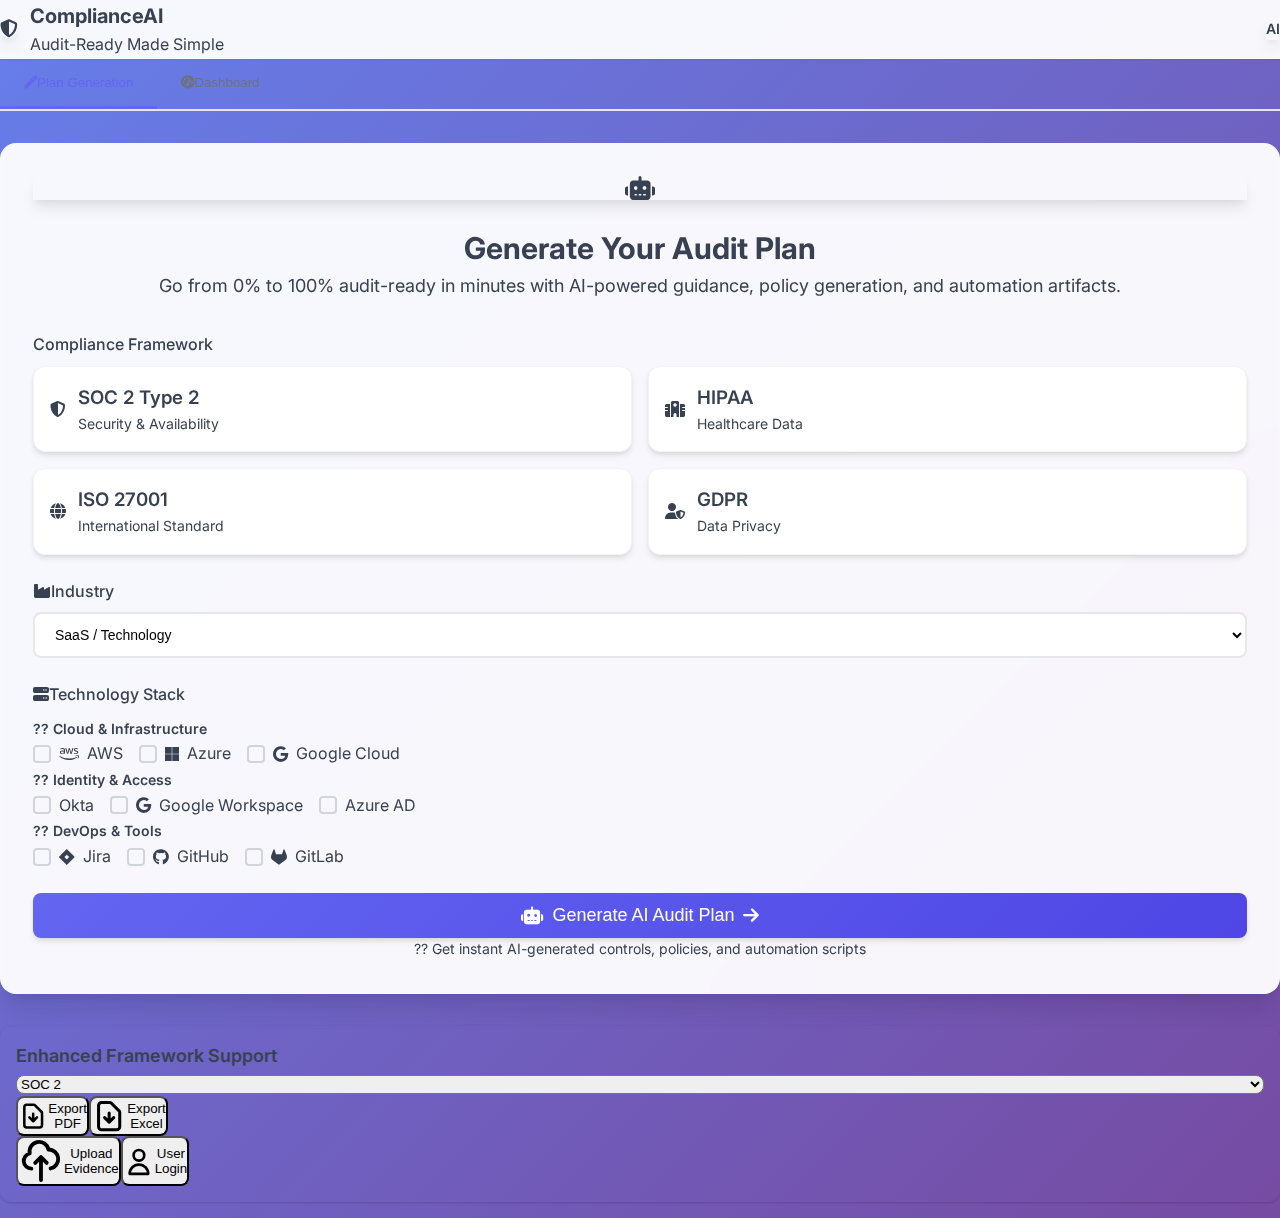
<file: compliance-platform-opensource/index.html>
<!DOCTYPE html>
<html lang="en">
<head>
    <meta charset="UTF-8">
    <meta name="viewport" content="width=device-width, initial-scale=1.0">
    <title>AI Compliance Platform | Audit-Ready Made Simple</title>
    <link href="./css/tailwind.css" rel="stylesheet">
    <link href="https://cdnjs.cloudflare.com/ajax/libs/font-awesome/6.4.0/css/all.min.css" rel="stylesheet">
    <link href="https://fonts.googleapis.com/css2?family=Inter:wght@300;400;500;600;700&display=swap" rel="stylesheet">
</head>
<body class="min-h-screen">
    <!-- Enhanced Navigation -->
    <nav class="navbar fixed top-0 w-full z-50">
        <div class="max-w-7xl mx-auto px-6 py-4">
            <div class="flex items-center justify-between">
                <div class="flex items-center gap-3">
                    <div class="w-10 h-10 bg-gradient-to-br from-blue-500 to-purple-600 rounded-lg flex items-center justify-center shadow-lg">
                        <i class="fas fa-shield-alt text-white text-lg"></i>
                    </div>
                    <div>
                        <h1 class="text-xl font-bold bg-gradient-to-r from-blue-600 to-purple-600 bg-clip-text text-transparent">ComplianceAI</h1>
                        <p class="text-xs text-gray-500">Audit-Ready Made Simple</p>
                    </div>
                </div>
                <div class="flex items-center gap-4">
                    <div class="hidden md:flex items-center gap-6">
                        <span class="text-sm text-gray-600"><i class="fas fa-bolt text-yellow-500 mr-1"></i>AI-Powered</span>
                        <span class="text-sm text-gray-600"><i class="fas fa-lock text-green-500 mr-1"></i>Secure</span>
                    </div>
                    <div class="w-8 h-8 bg-gradient-to-br from-blue-500 to-purple-600 rounded-full flex items-center justify-center text-white text-sm font-semibold shadow-lg">
                        AI
                    </div>
                </div>
            </div>
        </div>
    </nav>

    <!-- Main Content -->
    <div class="pt-20 pb-12 px-4">
        <div class="max-w-7xl mx-auto">
            <!-- Tabs Navigation -->
            <div class="tabs mb-8">
                <button id="tab-intake" class="tab active">
                    <i class="fas fa-magic mr-2"></i>Plan Generation
                </button>
                <button id="tab-dashboard" class="tab">
                    <i class="fas fa-tachometer-alt mr-2"></i>Dashboard
                </button>
                <button id="tab-controls" class="tab" style="display: none;">
                    <i class="fas fa-cog mr-2"></i>Control Details
                </button>
            </div>

            <!-- Tab Content -->
            <div id="tab-content">
                <!-- Intake Tab -->
                <div id="content-intake" class="tab-content active">
                    <div class="main-container p-8 mb-8">
                        <div class="text-center mb-8">
                            <div class="w-20 h-20 bg-gradient-to-br from-blue-500 to-purple-600 rounded-2xl flex items-center justify-center mx-auto mb-6 shadow-lg">
                                <i class="fas fa-robot text-white text-2xl"></i>
                            </div>
                            <h2 class="text-3xl font-bold text-gray-900 mb-3">Generate Your Audit Plan</h2>
                            <p class="text-lg text-gray-600 max-w-2xl mx-auto">
                                Go from 0% to 100% audit-ready in minutes with AI-powered guidance, policy generation, and automation artifacts.
                            </p>
                        </div>

                        <form id="audit-form" class="max-w-2xl mx-auto space-y-8">
                            <!-- Framework Selection -->
                            <div class="form-group">
                                <label class="form-label">
                                    <i class="fas fa-framework mr-2 text-blue-500"></i>Compliance Framework
                                </label>
                                <div class="grid grid-cols-2 gap-4">
                                    <div class="card p-4 cursor-pointer framework-option" data-value="SOC 2 Type 2">
                                        <div class="flex items-center gap-3">
                                            <div class="w-10 h-10 bg-blue-100 rounded-lg flex items-center justify-center">
                                                <i class="fas fa-shield-alt text-blue-600"></i>
                                            </div>
                                            <div>
                                                <h3 class="font-semibold text-gray-900">SOC 2 Type 2</h3>
                                                <p class="text-sm text-gray-500">Security & Availability</p>
                                            </div>
                                        </div>
                                    </div>
                                    <div class="card p-4 cursor-pointer framework-option" data-value="HIPAA">
                                        <div class="flex items-center gap-3">
                                            <div class="w-10 h-10 bg-green-100 rounded-lg flex items-center justify-center">
                                                <i class="fas fa-hospital text-green-600"></i>
                                            </div>
                                            <div>
                                                <h3 class="font-semibold text-gray-900">HIPAA</h3>
                                                <p class="text-sm text-gray-500">Healthcare Data</p>
                                            </div>
                                        </div>
                                    </div>
                                    <div class="card p-4 cursor-pointer framework-option" data-value="ISO 27001">
                                        <div class="flex items-center gap-3">
                                            <div class="w-10 h-10 bg-purple-100 rounded-lg flex items-center justify-center">
                                                <i class="fas fa-globe text-purple-600"></i>
                                            </div>
                                            <div>
                                                <h3 class="font-semibold text-gray-900">ISO 27001</h3>
                                                <p class="text-sm text-gray-500">International Standard</p>
                                            </div>
                                        </div>
                                    </div>
                                    <div class="card p-4 cursor-pointer framework-option" data-value="GDPR">
                                        <div class="flex items-center gap-3">
                                            <div class="w-10 h-10 bg-red-100 rounded-lg flex items-center justify-center">
                                                <i class="fas fa-user-shield text-red-600"></i>
                                            </div>
                                            <div>
                                                <h3 class="font-semibold text-gray-900">GDPR</h3>
                                                <p class="text-sm text-gray-500">Data Privacy</p>
                                            </div>
                                        </div>
                                    </div>
                                </div>
                                <input type="hidden" id="framework" name="framework" value="SOC 2 Type 2">
                            </div>

                            <!-- Industry Selection -->
                            <div class="form-group">
                                <label class="form-label">
                                    <i class="fas fa-industry mr-2 text-green-500"></i>Industry
                                </label>
                                <select id="industry" name="industry" class="form-select">
                                    <option value="SaaS">SaaS / Technology</option>
                                    <option value="Healthcare">Healthcare</option>
                                    <option value="Fintech">Fintech / Financial Services</option>
                                    <option value="E-commerce">E-commerce</option>
                                    <option value="Education">Education</option>
                                </select>
                            </div>

                            <!-- Tech Stack Selection -->
                            <div class="form-group">
                                <label class="form-label">
                                    <i class="fas fa-server mr-2 text-purple-500"></i>Technology Stack
                                </label>
                                <div class="space-y-6">
                                    <!-- Cloud/Infrastructure -->
                                    <div>
                                        <label class="block text-sm font-semibold text-gray-700 mb-3">?? Cloud & Infrastructure</label>
                                        <div class="checkbox-group">
                                            <label class="checkbox-item">
                                                <input type="checkbox" name="techStack" value="AWS">
                                                <span class="flex items-center gap-2">
                                                    <i class="fab fa-aws text-orange-500"></i>
                                                    AWS
                                                </span>
                                            </label>
                                            <label class="checkbox-item">
                                                <input type="checkbox" name="techStack" value="Azure">
                                                <span class="flex items-center gap-2">
                                                    <i class="fab fa-microsoft text-blue-500"></i>
                                                    Azure
                                                </span>
                                            </label>
                                            <label class="checkbox-item">
                                                <input type="checkbox" name="techStack" value="GCP">
                                                <span class="flex items-center gap-2">
                                                    <i class="fab fa-google text-red-500"></i>
                                                    Google Cloud
                                                </span>
                                            </label>
                                        </div>
                                    </div>

                                    <!-- Identity -->
                                    <div>
                                        <label class="block text-sm font-semibold text-gray-700 mb-3">?? Identity & Access</label>
                                        <div class="checkbox-group">
                                            <label class="checkbox-item">
                                                <input type="checkbox" name="techStack" value="Okta">
                                                <span>Okta</span>
                                            </label>
                                            <label class="checkbox-item">
                                                <input type="checkbox" name="techStack" value="Google Workspace">
                                                <span class="flex items-center gap-2">
                                                    <i class="fab fa-google text-blue-500"></i>
                                                    Google Workspace
                                                </span>
                                            </label>
                                            <label class="checkbox-item">
                                                <input type="checkbox" name="techStack" value="Azure AD">
                                                <span>Azure AD</span>
                                            </label>
                                        </div>
                                    </div>

                                    <!-- DevOps -->
                                    <div>
                                        <label class="block text-sm font-semibold text-gray-700 mb-3">?? DevOps & Tools</label>
                                        <div class="checkbox-group">
                                            <label class="checkbox-item">
                                                <input type="checkbox" name="techStack" value="Jira">
                                                <span class="flex items-center gap-2">
                                                    <i class="fab fa-jira text-blue-500"></i>
                                                    Jira
                                                </span>
                                            </label>
                                            <label class="checkbox-item">
                                                <input type="checkbox" name="techStack" value="GitHub">
                                                <span class="flex items-center gap-2">
                                                    <i class="fab fa-github text-gray-800"></i>
                                                    GitHub
                                                </span>
                                            </label>
                                            <label class="checkbox-item">
                                                <input type="checkbox" name="techStack" value="GitLab">
                                                <span class="flex items-center gap-2">
                                                    <i class="fab fa-gitlab text-orange-500"></i>
                                                    GitLab
                                                </span>
                                            </label>
                                        </div>
                                    </div>
                                </div>
                            </div>

                            <!-- Generate Button -->
                            <div class="pt-6">
                                <button type="submit" class="btn btn-primary w-full py-4 text-lg">
                                    <i class="fas fa-robot mr-2"></i>
                                    Generate AI Audit Plan
                                    <i class="fas fa-arrow-right ml-2"></i>
                                </button>
                                <p class="text-center text-sm text-gray-500 mt-3">
                                    ?? Get instant AI-generated controls, policies, and automation scripts
                                </p>
                            </div>
                        </form>
                    </div>
                </div>

                <!-- Dashboard Tab -->
                <div id="content-dashboard" class="tab-content hidden">
                    <!-- Stats Cards -->
                    <div class="grid grid-cols-1 md:grid-cols-4 gap-6 mb-8">
                        <div class="stat-card">
                            <div class="flex items-center justify-between">
                                <div>
                                    <p class="text-blue-100 text-sm">Total Controls</p>
                                    <p id="total-controls" class="text-3xl font-bold mt-1">0</p>
                                </div>
                                <div class="icon">
                                    <i class="fas fa-list-check"></i>
                                </div>
                            </div>
                        </div>
                        <div class="stat-card" style="background: linear-gradient(135deg, #f093fb 0%, #f5576c 100%);">
                            <div class="flex items-center justify-between">
                                <div>
                                    <p class="text-pink-100 text-sm">High Risk</p>
                                    <p id="high-risk-count" class="text-3xl font-bold mt-1">0</p>
                                </div>
                                <div class="icon">
                                    <i class="fas fa-exclamation-triangle"></i>
                                </div>
                            </div>
                        </div>
                        <div class="stat-card" style="background: linear-gradient(135deg, #4facfe 0%, #00f2fe 100%);">
                            <div class="flex items-center justify-between">
                                <div>
                                    <p class="text-cyan-100 text-sm">In Progress</p>
                                    <p id="inprogress-count" class="text-3xl font-bold mt-1">0</p>
                                </div>
                                <div class="icon">
                                    <i class="fas fa-clock"></i>
                                </div>
                            </div>
                        </div>
                        <div class="stat-card" style="background: linear-gradient(135deg, #43e97b 0%, #38f9d7 100%);">
                            <div class="flex items-center justify-between">
                                <div>
                                    <p class="text-green-100 text-sm">Completed</p>
                                    <p id="completed-count" class="text-3xl font-bold mt-1">0</p>
                                </div>
                                <div class="icon">
                                    <i class="fas fa-check-circle"></i>
                                </div>
                            </div>
                        </div>
                    </div>

                    <!-- Filters and Controls Table -->
                    <div class="main-container p-6">
                        <div class="flex flex-col lg:flex-row lg:items-center lg:justify-between gap-4 mb-6">
                            <h3 class="text-xl font-bold text-gray-900">Controls Dashboard</h3>
                            <div class="flex flex-wrap gap-3">
                                <select id="filter-status" class="form-select w-auto">
                                    <option value="">All Status</option>
                                    <option value="Not Started">Not Started</option>
                                    <option value="In Progress">In Progress</option>
                                    <option value="Pending Review">Pending Review</option>
                                    <option value="Approved">Approved</option>
                                </select>
                                <select id="filter-risk" class="form-select w-auto">
                                    <option value="">All Risk</option>
                                    <option value="High">High</option>
                                    <option value="Medium">Medium</option>
                                    <option value="Low">Low</option>
                                </select>
                                <select id="filter-type" class="form-select w-auto">
                                    <option value="">All Types</option>
                                    <option value="Automatic">Automatic</option>
                                    <option value="Manual">Manual</option>
                                    <option value="Hybrid">Hybrid</option>
                                </select>
                                <div class="relative">
                                    <input type="text" id="search-controls" placeholder="Search controls..." class="form-input pl-10 w-64">
                                    <i class="fas fa-search absolute left-3 top-1/2 transform -translate-y-1/2 text-gray-400"></i>
                                </div>
                            </div>
                        </div>

                        <div class="table-container">
                            <table class="table">
                                <thead>
                                    <tr>
                                        <th>Control ID</th>
                                        <th>Description</th>
                                        <th>Status</th>
                                        <th>Risk</th>
                                        <th>Type</th>
                                        <th>Actions</th>
                                    </tr>
                                </thead>
                                <tbody id="controls-table-body">
                                    <!-- Controls will be populated here -->
                                </tbody>
                            </table>
                        </div>
                    </div>
                </div>

                <!-- Control View Tab -->
                <div id="content-controls" class="tab-content hidden">
                    <div class="main-container p-6">
                        <div class="flex items-center justify-between mb-6">
                            <div>
                                <h3 id="control-view-title" class="text-2xl font-bold text-gray-900">Control Details</h3>
                                <p class="text-gray-600" id="control-subtitle">Detailed view and management</p>
                            </div>
                            <button id="close-control-view" class="btn btn-outline">
                                <i class="fas fa-arrow-left mr-2"></i>Back to Dashboard
                            </button>
                        </div>

                        <div class="grid grid-cols-1 xl:grid-cols-3 gap-8">
                            <!-- Main Content -->
                            <div class="xl:col-span-2 space-y-6">
                                <!-- Control Overview Card -->
                                <div class="card p-6">
                                    <h4 class="text-lg font-semibold text-gray-900 mb-4">Control Overview</h4>
                                    <div class="grid grid-cols-2 md:grid-cols-4 gap-4">
                                        <div class="text-center p-4 bg-blue-50 rounded-lg">
                                            <p class="text-sm text-blue-600 font-medium">Control ID</p>
                                            <p id="control-id" class="text-lg font-bold text-gray-900">-</p>
                                        </div>
                                        <div class="text-center p-4 bg-green-50 rounded-lg">
                                            <p class="text-sm text-green-600 font-medium">Control Area</p>
                                            <p id="control-area" class="text-lg font-bold text-gray-900">-</p>
                                        </div>
                                        <div class="text-center p-4 bg-purple-50 rounded-lg">
                                            <p class="text-sm text-purple-600 font-medium">Type</p>
                                            <p id="control-type" class="text-lg font-bold text-gray-900">-</p>
                                        </div>
                                        <div class="text-center p-4 bg-red-50 rounded-lg">
                                            <p class="text-sm text-red-600 font-medium">Risk Rating</p>
                                            <p id="control-risk-rating" class="text-lg font-bold text-gray-900">-</p>
                                        </div>
                                    </div>
                                </div>

                                <!-- Description & Risk Card -->
                                <div class="card p-6">
                                    <h4 class="text-lg font-semibold text-gray-900 mb-4">Description & Risk</h4>
                                    <div class="space-y-4">
                                        <div>
                                            <p class="text-sm font-medium text-gray-700 mb-2">Control Description</p>
                                            <p id="control-description" class="text-gray-600 bg-gray-50 p-3 rounded-lg">-</p>
                                        </div>
                                        <div>
                                            <p class="text-sm font-medium text-gray-700 mb-2">Risk Description</p>
                                            <p id="control-risk" class="text-gray-600 bg-gray-50 p-3 rounded-lg">-</p>
                                        </div>
                                    </div>
                                </div>

                                <!-- Testing Procedures Card -->
                                <div class="card p-6">
                                    <h4 class="text-lg font-semibold text-gray-900 mb-4">Testing Procedures</h4>
                                    <div class="space-y-6">
                                        <div>
                                            <h5 class="font-medium text-gray-900 mb-3 flex items-center gap-2">
                                                <i class="fas fa-pencil-alt text-blue-500"></i>Test of Design
                                            </h5>
                                            <div id="test-of-design" class="space-y-3">
                                                <!-- Content will be populated -->
                                            </div>
                                        </div>
                                        <div>
                                            <h5 class="font-medium text-gray-900 mb-3 flex items-center gap-2">
                                                <i class="fas fa-check-circle text-green-500"></i>Test of Effectiveness
                                            </h5>
                                            <div id="test-of-effectiveness" class="space-y-3">
                                                <!-- Content will be populated -->
                                            </div>
                                        </div>
                                    </div>
                                </div>

                                <!-- Automation Artifacts Card -->
                                <div id="custom-testing-section" class="card p-6">
                                    <h4 class="text-lg font-semibold text-gray-900 mb-4 flex items-center gap-2">
                                        <i class="fas fa-bolt text-yellow-500"></i>Automation Artifacts
                                    </h4>
                                    <div id="custom-testing-steps" class="space-y-4">
                                        <!-- Content will be populated -->
                                    </div>
                                </div>
                            </div>

                            <!-- Sidebar -->
                            <div class="space-y-6">
                                <!-- Workflow Card -->
                                <div class="card p-6">
                                    <h4 class="text-lg font-semibold text-gray-900 mb-4 flex items-center gap-2">
                                        <i class="fas fa-tasks text-blue-500"></i>Workflow
                                    </h4>
                                    <div class="space-y-4">
                                        <div>
                                            <label class="form-label">Status</label>
                                            <select id="control-status" class="form-select">
                                                <option value="Not Started">Not Started</option>
                                                <option value="In Progress">In Progress</option>
                                                <option value="Pending Review">Pending Review</option>
                                                <option value="Approved">Approved</option>
                                            </select>
                                        </div>
                                        <div id="workflow-buttons" class="space-y-2">
                                            <!-- Buttons will be populated based on status -->
                                        </div>
                                    </div>
                                </div>

                                <!-- AI Helper Card -->
                                <div class="card p-6">
                                    <h4 class="text-lg font-semibold text-gray-900 mb-4 flex items-center gap-2">
                                        <i class="fas fa-robot text-purple-500"></i>AI Helper
                                    </h4>
                                    <div class="space-y-3">
                                        <button id="generate-policy" class="btn btn-primary w-full">
                                            <i class="fas fa-file-contract mr-2"></i>Generate Policy
                                        </button>
                                        <button id="generate-procedure" class="btn btn-success w-full">
                                            <i class="fas fa-tasks mr-2"></i>Generate Procedure
                                        </button>
                                    </div>
                                </div>

                                <!-- Linked Documents Card -->
                                <div class="card p-6">
                                    <h4 class="text-lg font-semibold text-gray-900 mb-4 flex items-center gap-2">
                                        <i class="fas fa-link text-green-500"></i>Linked Documents
                                    </h4>
                                    <div id="linked-documents" class="space-y-2">
                                        <p class="text-sm text-gray-500 text-center py-4">No documents linked yet</p>
                                    </div>
                                </div>
                            </div>
                        </div>
                    </div>
                </div>
            </div>
        </div>
    </div>

    <!-- Enhanced Modals -->
    <div id="policy-modal" class="modal-overlay hidden">
        <div class="modal-content w-11/12 md:w-3/4 lg:w-2/3 xl:w-1/2">
            <div class="p-6">
                <div class="flex items-center justify-between mb-4">
                    <h3 id="policy-modal-title" class="text-xl font-bold text-gray-900">Generated Document</h3>
                    <button id="close-policy-modal" class="text-gray-400 hover:text-gray-600 text-xl">
                        <i class="fas fa-times"></i>
                    </button>
                </div>
                <div class="mb-4">
                    <div id="policy-content" contenteditable="true" class="form-textarea min-h-96 resize-vertical"></div>
                </div>
                <div class="flex justify-end gap-3">
                    <button id="cancel-policy" class="btn btn-outline">Cancel</button>
                    <button id="save-policy" class="btn btn-primary">
                        <i class="fas fa-save mr-2"></i>Save & Link to Control
                    </button>
                </div>
            </div>
        </div>
    </div>

    <!-- Enhanced Loading Spinner -->
    <div id="loading-spinner" class="modal-overlay hidden">
        <div class="modal-content w-auto p-8">
            <div class="flex items-center gap-4">
                <div class="loading-spinner"></div>
                <div>
                    <p class="font-semibold text-gray-900">Generating your audit plan</p>
                    <p class="text-sm text-gray-600">AI is working its magic...</p>
                </div>
            </div>
        </div>
    </div>

    <script src="./js/app.js"></script>
<!-- Phase 2 Enhancement Components -->
<div id="loginModal" class="hidden fixed inset-0 bg-gray-600 bg-opacity-50 overflow-y-auto h-full w-full z-50">
    <div class="relative top-20 mx-auto p-5 border w-96 shadow-lg rounded-md bg-white">
        <div class="mt-3 text-center">
            <h3 class="text-lg font-medium text-gray-900">Login to Compliance Platform</h3>
            <div class="mt-4">
                <input type="text" id="username" placeholder="Username" class="mb-3 px-3 py-2 border rounded w-full">
                <input type="password" id="password" placeholder="Password" class="mb-3 px-3 py-2 border rounded w-full">
                <div class="flex justify-between">
                    <button onclick="login()" class="px-4 py-2 bg-blue-500 text-white rounded hover:bg-blue-600">Login</button>
                    <button onclick="showRegister()" class="px-4 py-2 text-blue-500 hover:underline">Register</button>
                    <button onclick="hideLoginModal()" class="px-4 py-2 text-gray-500 hover:underline">Cancel</button>
                </div>
            </div>
        </div>
    </div>
</div>

<div id="registerModal" class="hidden fixed inset-0 bg-gray-600 bg-opacity-50 overflow-y-auto h-full w-full z-50">
    <div class="relative top-20 mx-auto p-5 border w-96 shadow-lg rounded-md bg-white">
        <div class="mt-3 text-center">
            <h3 class="text-lg font-medium text-gray-900">Register New Account</h3>
            <div class="mt-4">
                <input type="text" id="regUsername" placeholder="Username" class="mb-3 px-3 py-2 border rounded w-full">
                <input type="password" id="regPassword" placeholder="Password" class="mb-3 px-3 py-2 border rounded w-full">
                <input type="password" id="regConfirmPassword" placeholder="Confirm Password" class="mb-3 px-3 py-2 border rounded w-full">
                <div class="flex justify-between">
                    <button onclick="register()" class="px-4 py-2 bg-green-500 text-white rounded hover:bg-green-600">Register</button>
                    <button onclick="showLogin()" class="px-4 py-2 text-blue-500 hover:underline">Login</button>
                    <button onclick="hideRegisterModal()" class="px-4 py-2 text-gray-500 hover:underline">Cancel</button>
                </div>
            </div>
        </div>
    </div>
</div>

<!-- Enhanced Framework Selector -->
<div class="mb-4 p-4 bg-white rounded-lg shadow">
    <h3 class="text-lg font-semibold mb-2">Enhanced Framework Support</h3>
    <select id="frameworkSelect" class="border rounded px-3 py-2 w-full mb-2">
        <option value="SOC 2">SOC 2</option>
        <option value="HIPAA">HIPAA</option>
        <option value="NIST CSF">NIST CSF</option>
        <option value="PCI DSS">PCI DSS</option>
        <option value="ISO 27001">ISO 27001</option>
    </select>
    
    <div class="flex space-x-2 mb-2">
        <button onclick="exportToPDF()" class="px-4 py-2 bg-red-500 text-white rounded hover:bg-red-600 flex items-center">
            <svg class="w-4 h-4 mr-2" fill="none" stroke="currentColor" viewBox="0 0 24 24">
                <path stroke-linecap="round" stroke-linejoin="round" stroke-width="2" d="M12 10v6m0 0l-3-3m3 3l3-3m2 8H7a2 2 0 01-2-2V5a2 2 0 012-2h5.586a1 1 0 01.707.293l5.414 5.414a1 1 0 01.293.707V19a2 2 0 01-2 2z"></path>
            </svg>
            Export PDF
        </button>
        <button onclick="exportToExcel()" class="px-4 py-2 bg-green-500 text-white rounded hover:bg-green-600 flex items-center">
            <svg class="w-4 h-4 mr-2" fill="none" stroke="currentColor" viewBox="0 0 24 24">
                <path stroke-linecap="round" stroke-linejoin="round" stroke-width="2" d="M12 10v6m0 0l-3-3m3 3l3-3m2 8H7a2 2 0 01-2-2V5a2 2 0 012-2h5.586a1 1 0 01.707.293l5.414 5.414a1 1 0 01.293.707V19a2 2 0 01-2 2z"></path>
            </svg>
            Export Excel
        </button>
    </div>
    
    <div class="flex space-x-2">
        <input type="file" id="evidenceUpload" multiple class="hidden" onchange="handleEvidenceUpload()">
        <button onclick="document.getElementById('evidenceUpload').click()" class="px-4 py-2 bg-purple-500 text-white rounded hover:bg-purple-600 flex items-center">
            <svg class="w-4 h-4 mr-2" fill="none" stroke="currentColor" viewBox="0 0 24 24">
                <path stroke-linecap="round" stroke-linejoin="round" stroke-width="2" d="M7 16a4 4 0 01-.88-7.903A5 5 0 1115.9 6L16 6a5 5 0 011 9.9M15 13l-3-3m0 0l-3 3m3-3v12"></path>
            </svg>
            Upload Evidence
        </button>
        <button onclick="showLoginModal()" class="px-4 py-2 bg-blue-500 text-white rounded hover:bg-blue-600 flex items-center">
            <svg class="w-4 h-4 mr-2" fill="none" stroke="currentColor" viewBox="0 0 24 24">
                <path stroke-linecap="round" stroke-linejoin="round" stroke-width="2" d="M16 7a4 4 0 11-8 0 4 4 0 018 0zM12 14a7 7 0 00-7 7h14a7 7 0 00-7-7z"></path>
            </svg>
            User Login
        </button>
    </div>
</div>

<script>
// Enhanced JavaScript functionality will be loaded from enhanced-app.js
</script></body>
</html>
</file>
